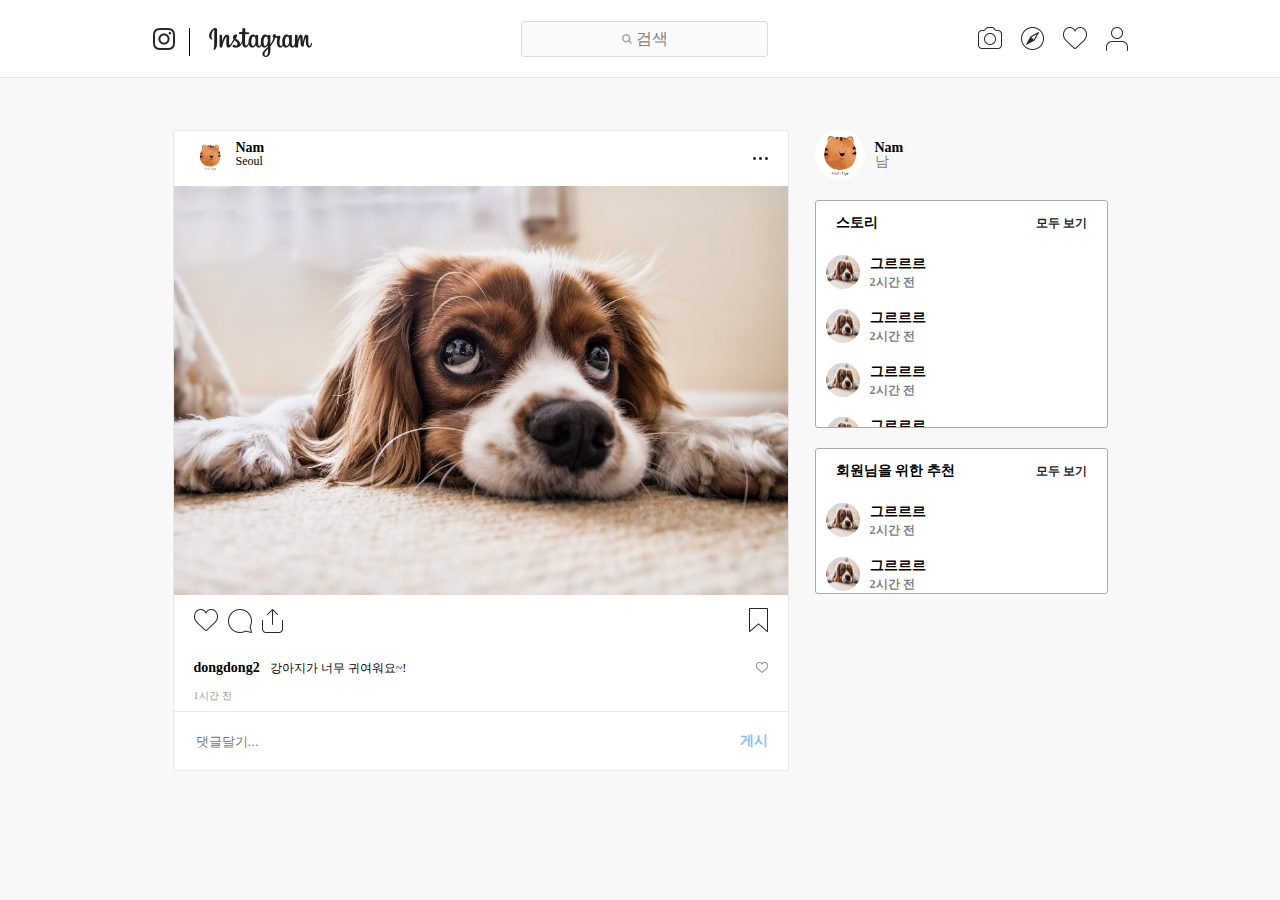
<file: Insta_clone/index.html>
<!DOCTYPE html>
<html lang="en">
<head>
    <meta charset="UTF-8">
    <meta name="viewport"
          content="width=device-width, user-scalable=no, initial-scale=1.0, maximum-scale=1.0, minimum-scale=1.0">
    <title>Instagram Copy</title>

    <link rel="stylesheet" href="css/reset.css">
    <link rel="stylesheet" href="css/style.css">


</head>
<body>

<section id="container">


    <header id="header">

        <section class="inner">

            <h1 class="logo">
                <a href="index.html">
                    <div class="sprite_insta_icon"></div>
                    <div class="sprite_write_logo"></div>

                </a>
            </h1>

            <div class="search_box">
                <input type="text" placeholder="검색" id="search-field">
                <div class="fake_field">
                    <span class="sprite_small_search_icon"></span>
                    <span>검색</span>
                </div>
            </div>
            <div class="right_icons">
                <div class="sprite_camera_icon"></div>
                <div class="sprite_compass_icon"></div>
                <div class="sprite_heart_icon_outline"></div>
                <div class="sprite_user_icon_outline"></div>
            </div>
        </section>
    </header>

    <div class="hidden_menu">
        <div class="scroll_inner">
            <div class="user">
                <div class="thumb_img"><img src="imgs/thumb.jpeg" alt="프로필사진"></div>
                <div class="id">karara</div>
            </div>
            <div class="user">
                <div class="thumb_img"><img src="imgs/thumb.jpeg" alt="프로필사진"></div>
                <div class="id">karara</div>
            </div>
            <div class="user">
                <div class="thumb_img"><img src="imgs/thumb.jpeg" alt="프로필사진"></div>
                <div class="id">karara</div>
            </div>
            <div class="user">
                <div class="thumb_img"><img src="imgs/thumb.jpeg" alt="프로필사진"></div>
                <div class="id">karara</div>
            </div>
            <div class="user">
                <div class="thumb_img"><img src="imgs/thumb.jpeg" alt="프로필사진"></div>
                <div class="id">karara</div>
            </div>
            <div class="user">
                <div class="thumb_img"><img src="imgs/thumb.jpeg" alt="프로필사진"></div>
                <div class="id">karara</div>
            </div>
            <div class="user">
                <div class="thumb_img"><img src="imgs/thumb.jpeg" alt="프로필사진"></div>
                <div class="id">karara</div>
            </div>
            <div class="user">
                <div class="thumb_img"><img src="imgs/thumb.jpeg" alt="프로필사진"></div>
                <div class="id">karara</div>
            </div>


        </div>
    </div>


    <section id="main_container">
        <div class="inner">

            <div class="contents_box">
                <article class="contents">

                    <header class="top">
                        <div class="user_container">
                            <div class="profile_img">
                                <img src="imgs/thumb.jpeg" alt="프로필이미지">
                            </div>
                            <div class="user_name">
                                <div class="nick_name m_text">Nam</div>
                                <div class="country s_text">Seoul</div>
                            </div>
                        </div>
                        <div class="sprite_more_icon"></div>
                    </header>

                    <div class="img_section">
                        <div class="trans_inner">
                            <img src="imgs/img_section/img01.jpg" alt="visual01">
                        </div>
                    </div>

                    <div class="bottom_icons">
                        <div class="left_icons">
                            <div class="heart_btn">
                                <div class="sprite_heart_icon_outline" data-name="heartbeat"></div>
                            </div>
                            <div class="sprite_bubble_icon"></div>
                            <div class="sprite_share_icon"></div>
                        </div>
                        <div class="right_icons">
                            <div class="sprite_bookmark_outline" data-name="bookmark"></div>

                        </div>
                    </div>
                    <div class="likes m_text">
                        <span id="like-count-37"></span>
                        <span id="bookmark-count-37"></span>
                    </div>

                    <div class="comment_container">
                        <div class="comment">
                            <div class="nick_name m_text">dongdong2</div>
                            <div class="s_text">강아지가 너무 귀여워요~!</div>
                        </div>
                        <div class="small_heart">
                            <div class="sprite_small_heart_icon_outline"></div>
                        </div>
                    </div>

                    <div class="timer"> 1시간 전</div>

                    <div class="comment_field" id="add-comment-post-37">
                        <input type="text" placeholder="댓글달기...">
                        <div class="upload_btn m_text" data-name="comment" >게시</div>
                    </div>

                </article>

                
            </div>

            <div class="side_box">
                <div class="user_profile">
                    <div class="profile_thumb">
                        <img src="imgs/thumb.jpeg" alt="프로필사진">
                    </div>
                    <div class="detail">
                        <div class="id m_text">Nam</div>
                        <div class="ko_name">남</div>
                    </div>

                </div>
                <article class="story">
                    <header class="story_header">
                        <div>스토리</div>
                        <div class="more">모두 보기</div>
                    </header>
                    <div class="scroll_inner">
                        <div class="thumb_user">
                            <div class="profile_thumb">
                                <img src="imgs/thumb02.jpg" alt="프로필사진">
                            </div>
                            <div class="detail">
                                <div class="id">그르르르</div>
                                <div class="time">2시간 전</div>
                            </div>
                        </div>
                        <div class="thumb_user">
                            <div class="profile_thumb">
                                <img src="imgs/thumb02.jpg" alt="프로필사진">
                            </div>
                            <div class="detail">
                                <div class="id">그르르르</div>
                                <div class="time">2시간 전</div>
                            </div>
                        </div>
                        <div class="thumb_user">
                            <div class="profile_thumb">
                                <img src="imgs/thumb02.jpg" alt="프로필사진">
                            </div>
                            <div class="detail">
                                <div class="id">그르르르</div>
                                <div class="time">2시간 전</div>
                            </div>
                        </div>
                        <div class="thumb_user">
                            <div class="profile_thumb">
                                <img src="imgs/thumb02.jpg" alt="프로필사진">
                            </div>
                            <div class="detail">
                                <div class="id">그르르르</div>
                                <div class="time">2시간 전</div>
                            </div>
                        </div>
                        <div class="thumb_user">
                            <div class="profile_thumb">
                                <img src="imgs/thumb02.jpg" alt="프로필사진">
                            </div>
                            <div class="detail">
                                <div class="id">그르르르</div>
                                <div class="time">2시간 전</div>
                            </div>
                        </div>
                    </div>

                </article>
                <article class="recommend">
                    <header class="reco_header">
                        <div>회원님을 위한 추천 </div>
                        <div class="more"> 모두 보기</div>
                    </header>
                    <div class="scroll_inner2">
                        <div class="thumb_user">
                            <div class="profile_thumb">
                                <img src="imgs/thumb02.jpg" alt="프로필사진">
                            </div>
                            <div class="detail">
                                <div class="id">그르르르</div>
                                <div class="time">2시간 전</div>
                            </div>
                        </div>
                        <div class="thumb_user">
                            <div class="profile_thumb">
                                <img src="imgs/thumb02.jpg" alt="프로필사진">
                            </div>
                            <div class="detail">
                                <div class="id">그르르르</div>
                                <div class="time">2시간 전</div>
                            </div>
                        </div>
                </article>
            </div>
        </div>
    </section>





</section>





<script
  src="https://code.jquery.com/jquery-1.12.4.js" ></script>
<script src="js/main.js"></script>
</body>
</html>
</file>
<file: Insta_clone/css/style.css>
a{
    color: #000000;
    text-decoration:none;

}


.sprite_insta_icon {
    display: inline-block;
    background: url('../imgs/background01.png') no-repeat -53px -235px;
    width: 22px;
    height: 22px;
}

.sprite_write_logo {
    display: inline-block;
    background: url('../imgs/background01.png') no-repeat -94px -72px;
    width: 103px;
    height: 29px;
}

.sprite_compass_icon {
    display: inline-block;
    background: url('../imgs/background01.png') no-repeat -130px -286px;
    width: 23px;
    height: 23px;
}

.sprite_user_icon_outline {
    display: inline-block;
    background: url('../imgs/background01.png') no-repeat -272px -182px;
    width: 22px;
    height: 24px;
}

.sprite_heart_icon_outline {
    display: inline-block;
    background: url('../imgs/background01.png') no-repeat -52px -261px;
    width: 24px;
    height: 22px;
}

.sprite_small_search_icon {
    display: inline-block;
    background: url('../imgs/background01.png') no-repeat -337px -246px;
    width: 10px;
    height: 10px;
}

.sprite_more_icon {
    display: inline-block;
    background: url('../imgs/background01.png') no-repeat -301px -218px;
    width: 15px;
    height: 3px;
}

.sprite_bubble_icon {
    display: inline-block;
    background: url('../imgs/background01.png') no-repeat -239px -202px;
    width: 24px;
    height: 24px;
}

.sprite_share_icon {
    display: inline-block;
    background: url('../imgs/background01.png') no-repeat -324px -52px;
    width: 21px;
    height: 24px;
}

.sprite_bookmark_outline {
    display: inline-block;
    background: url('../imgs/background01.png') no-repeat -237px -286px;
    width: 19px;
    height: 24px;
}
.sprite_bookmark_outline.on {
    background: url('../imgs/background01.png') no-repeat -159px -286px;
    width: 19px;
    height: 24px;
}

.sprite_small_heart_icon_outline {
    display: inline-block;
    background: url('../imgs/background01.png') no-repeat -323px -274px;
    width: 12px;
    height: 11px;
}

.sprite_camera_icon {
    display: inline-block;
    background: url('../imgs/background01.png') no-repeat -271px -104px;
    width: 24px;
    height: 22px;
}

.sprite_insta_big_logo {
    display: inline-block;
    background: url('../imgs/background02.png') no-repeat -98px -150px;
    width: 175px;
    height: 51px;
}

.sprite_plus_icon {
    display: inline-block;
    background: url('../imgs/background01.png') no-repeat -187px -202px;
    width: 23px;
    height: 23px;
}

.m_text {
    font-size: 14px;
    font-weight: bold;
}

.s_text {
    font-size: 12px;
}
/*-------------------------------------//icons*/
body {
    background: #f8f8f8;
}

#header {
    width: 100%;
    position: absolute;
    left: 0;
    top: 0;
    z-index: 9999;
    border-bottom: 1px solid rgba(0, 0, 0, 0.1);
    background: white;
}

#header.on {
    position:fixed;
}

#header .inner {
    width: 975px;
    height: 77px;
    margin: 0 auto;
    /*position: relative;*/
    display: flex;
    justify-content: space-between;
    align-items: center;
    transition: all 0.5s;
}

#header.on .inner {
    height: 52px;
}

#header .inner .logo .sprite_insta_icon {
    position: relative;
    margin-right: 30px;
}

#header .inner .logo .sprite_insta_icon:after {
    content:'';
    width: 1px;
    height: 28px;
    background: #000;
    position: absolute;
    right: -15px;
    top: 0;
}

#header .inner .logo div {
    vertical-align: middle;
}

#header .inner .logo div:nth-child(2){
    transform:translateY(4px);
}

#header .search_box{
    position: relative;
}

#search-field {
    width: 185px;
    height: 28px;
    background: #fafafa;
    border: solid 1px #dbdbdb;
    border-radius: 3px;
    padding: 3px 30px;
    color: #999;
    font-weight: 400;
    text-align: center;
    font-size: 14px;
    outline: none;

}
#search-field::placeholder{
    font-size: 0;
}
#search-field:focus::placeholder{
    font-size: 14px;
}

#header .search_box .fake_field {
    position: absolute;
    left: 50%;
    top: 50%;
    transform: translate(-50%, -50%);
    pointer-events: none;
    color: gray;
}
#search-field:focus ~ .fake_field > span:nth-child(1){
    transform:translateX(-50px);
}
#search-field:focus ~ .fake_field > span:nth-child(2){
    display: none;
}

#header .right_icons  {
    width: 150px;
    display: flex;
    justify-content: space-between;
}

#main_container {
    padding-top: 130px;
    display: flex;
    justify-content: center;

}

#main_container .inner {
    width: 935px;
    /*height: 500px;*/
    /*background: red;*/
    position: relative;
}

.contents_box{

}

.contents{
    width:614px;
    /*height: 500px;*/
    border: 1px solid rgba(0,0,0,0.09);
    border-radius: 3px;
    margin-bottom: 60px;
    background: white;
}

.contents .top {
    display: flex;
    justify-content: space-between;
    align-items: center;
    padding: 10px 20px;


}

.contents .top .profile_img img {
    width :32px;
    height: 32px;
    border-radius: 50%;
    overflow: hidden;
    margin-right: 10px;
}

.contents .top .profile_img {
    width :100%
}

.contents .top .user_container {
    display: flex;
}

.contents .img_section {
    overflow: hidden;
}

.contents .img_section img {
    width: 100%;
}

.contents .bottom_icons {
    display: flex;
    justify-content: space-between;
    align-items: center;
    padding: 10px 20px;
}

.contents .bottom_icons .left_icons {
    display: flex;
}

.contents .bottom_icons .left_icons > div{
    margin-right: 10px;
    cursor: pointer;
}

.contents .bottom_icons .right_icons > div{
    cursor: pointer;
}

.heart_btn .sprite_heart_icon_outline.on {
    background: url("../imgs/background01.png") no-repeat -26px -261px;
}

.contents .likes{
    padding: 5px 20px;
    color:#262626;
}

.contents .comment_container {
    display: flex;
    justify-content: space-between;
    align-items: center;
    padding: 5px 20px;
}

.contents .comment_container .comment {
    display: flex;
    align-items: center;

}

.contents .comment_container .comment .nick_name {
    margin-right: 10px;
}

.contents .timer {
    font-size: 10px;
    letter-spacing: 0.2px;
    color:#999;
    border-bottom: 1px solid rgba(0,0,0,0.09);
    padding: 10px 20px;
}

.contents .comment_field {
    min-height: 56px;
    padding: 0px 20px;
    position: relative;
}

.contents .comment_field input {
    width: 100%;
    height: 56px;
    border: none;
    outline: none;
    background: transparent;
}
.contents .comment_field input:focus ~ .upload_btn {
    pointer-events: initial;
    opacity: 1;

}

.contents .comment_field  .upload_btn {
    color:#3897f0;
    position: absolute;
    right: 20px;
    top: 50%;
    transform: translateY(-50%);
    cursor: pointer;
    pointer-events: none;
    opacity: 0.6;
}

.side_box {
    width: 293px;
    /*height: 300px;*/
    /*background: #e5c9c9;*/
    position: absolute;
    right: 0;
    top: 0;
}

.side_box.on {
    position: fixed;
    top: 80px;
    transition: all 1s;
}

.side_box .profile_thumb {
    width : 50px;
    height: 50px;
    border-radius: 50%;
    overflow: hidden;
    margin-right: 10px;
}

.side_box .profile_thumb img {
    width: 100%;
    height: 100%;
}

.side_box .user_profile {
    display: flex;
    align-items: center;
    font-size: 14px;
    color: black;
    margin-bottom: 20px;
}

.side_box .user_profile .ko_name {
    color: gray;

}

.side_box > article {
    border: 1px solid rgba(0,0,0,0.9);
    border-color: darkgrey;
    border-radius: 3px;
    margin-bottom: 20px;
    width: 291px;
    font-size: 14px;
    color: black;
    font-weight: bold;
    background: white;
}

.side_box > article > header {
    display: flex;
    align-items: center;
    justify-content: space-between;
    padding: 15px 20px;
}

.side_box > article > header .more {
    font-size: 12px;
    color: #262626;
    cursor: pointer;

}
.side_box .thumb_user .detail .id {
    margin-bottom: 5px;
}

.side_box .thumb_user {
    display: flex;
    align-items: center;
    font-size: 14px;
    color: black;
    padding: 10px 10px;
}

.side_box .thumb_user .profile_thumb {
    width: 34px;
    height: 34px;
}

.side_box .thumb_user .time{
    color: gray;
    font-size: 12px;

}

.side_box .scroll_inner {
    height: 182px;
    overflow-x: hidden;
    overflow-y: auto;
}

.side_box .scroll_inner2 {
    height: 100px;
    overflow-x: hidden;
    overflow-y: auto;
}

.hidden_menu {
    width: 614px;
    height: 100px;
    /*background: red;*/
    position: absolute;
    left: 50%;
    transform: translateX(-50%);
    top: 100px;
    overflow: hidden;
    border-radius: 3px;
    border: 1px solid rgba(0,0,0,0.09);
    display: none;

}

.hidden_menu .scroll_inner {
    height: 100px;
    width: auto;
    overflow-x: auto;
    overflow-y: hidden;
    display: flex;
    align-items: center;
    padding: 0 10px;
}

.hidden_menu .scroll_inner .user {
    width: 80px;
    height: 80px;
    display: flex;
    flex-direction: column;
    align-items: center;
    margin-right: 10px;
    font-size: 13px;
    justify-content: space-between;
}

.hidden_menu .thumb_img {
    width: 50px;
    height: 50px;
    border-radius: 70%;
    overflow: hidden;
    padding: 5px

}

.hidden_menu .thumb_img img {
    width :100%;
    height: 100%;
}

@media screen and (max-width:1000px) {

    #header .inner {
        width: 97.5%;
    }
    #main_container {
        padding-top: 200px;
    }
    #main_container .inner {
        width: 93.5%;
    }
    .contents_box {
        display: flex;
        flex-direction: column;
        align-items: center;
    }
    .side_box {
        display: none;
    }

    .hidden_menu {
        display: block;
    }
}

@media screen and (max-width: 650px) {

    #header .search_box {
        display: none;
    }

    .hidden_menu {
        width: 95%;
    }

}
</file>
